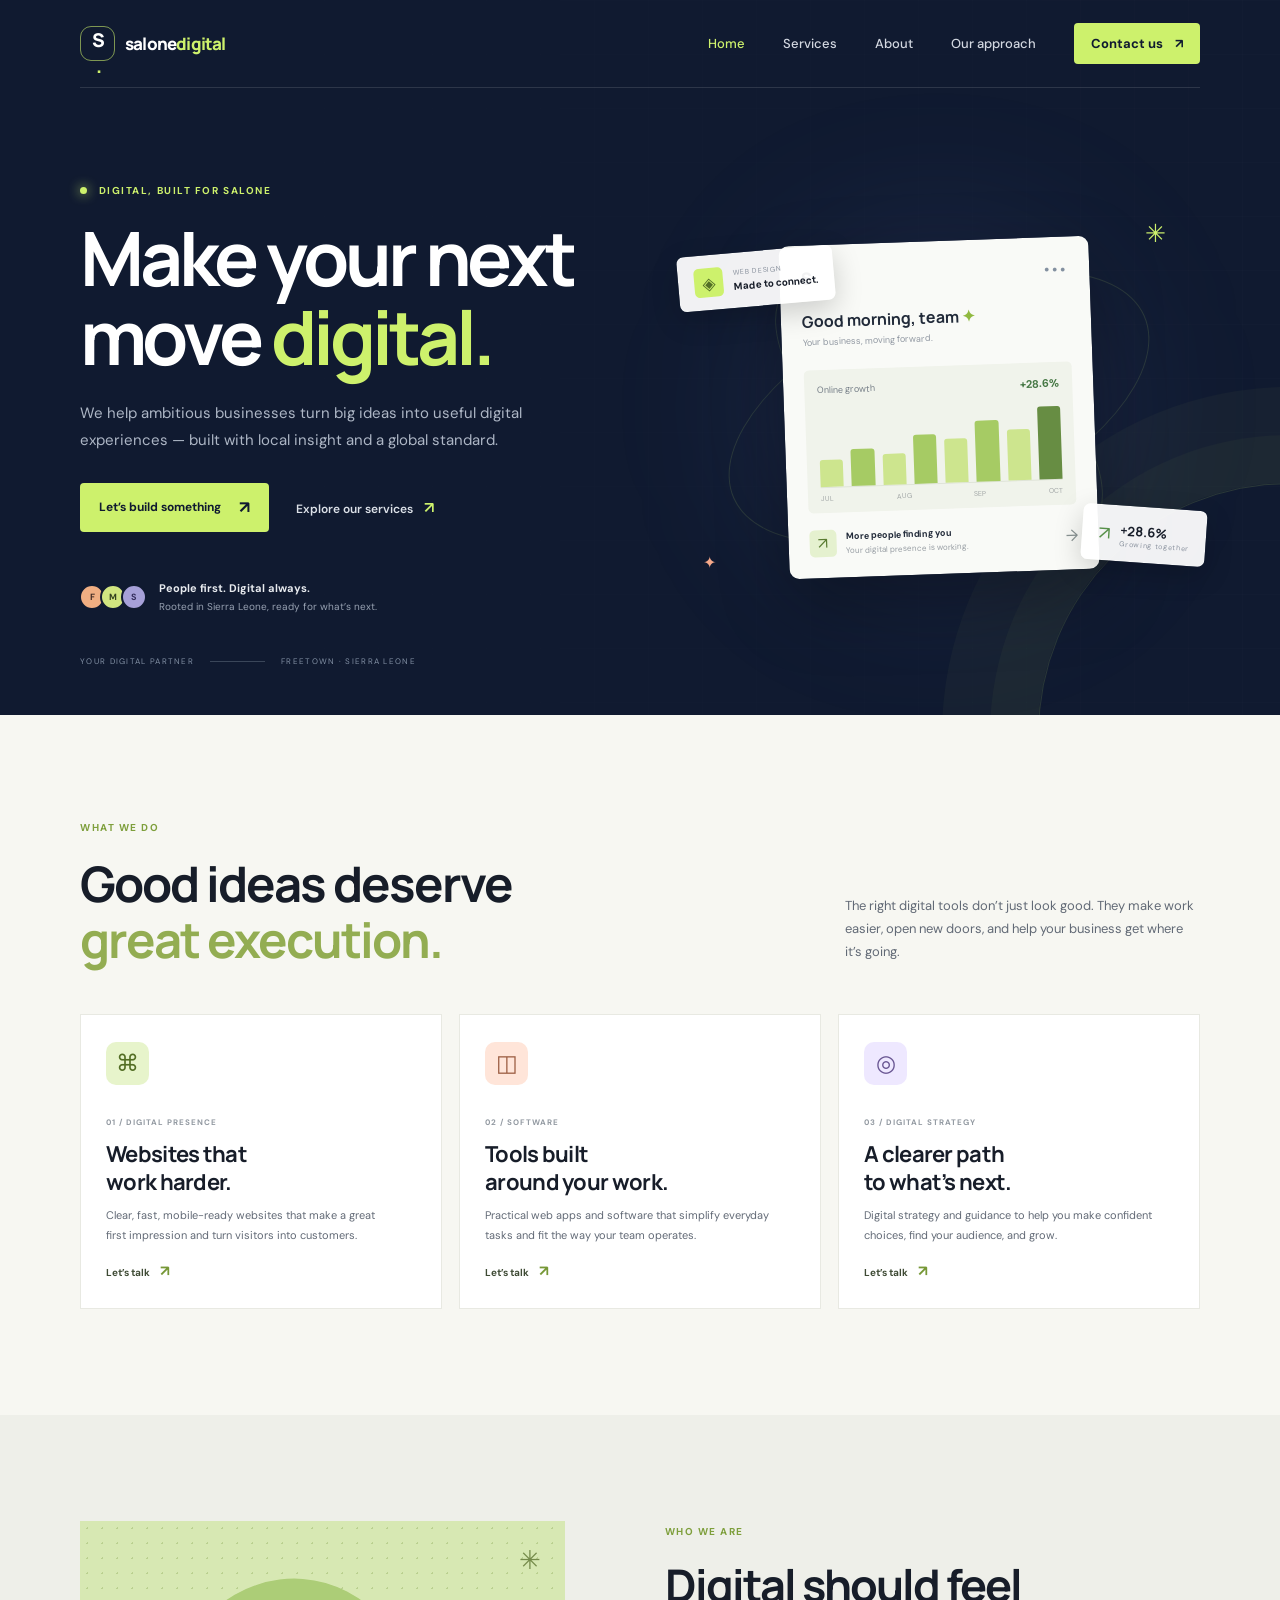
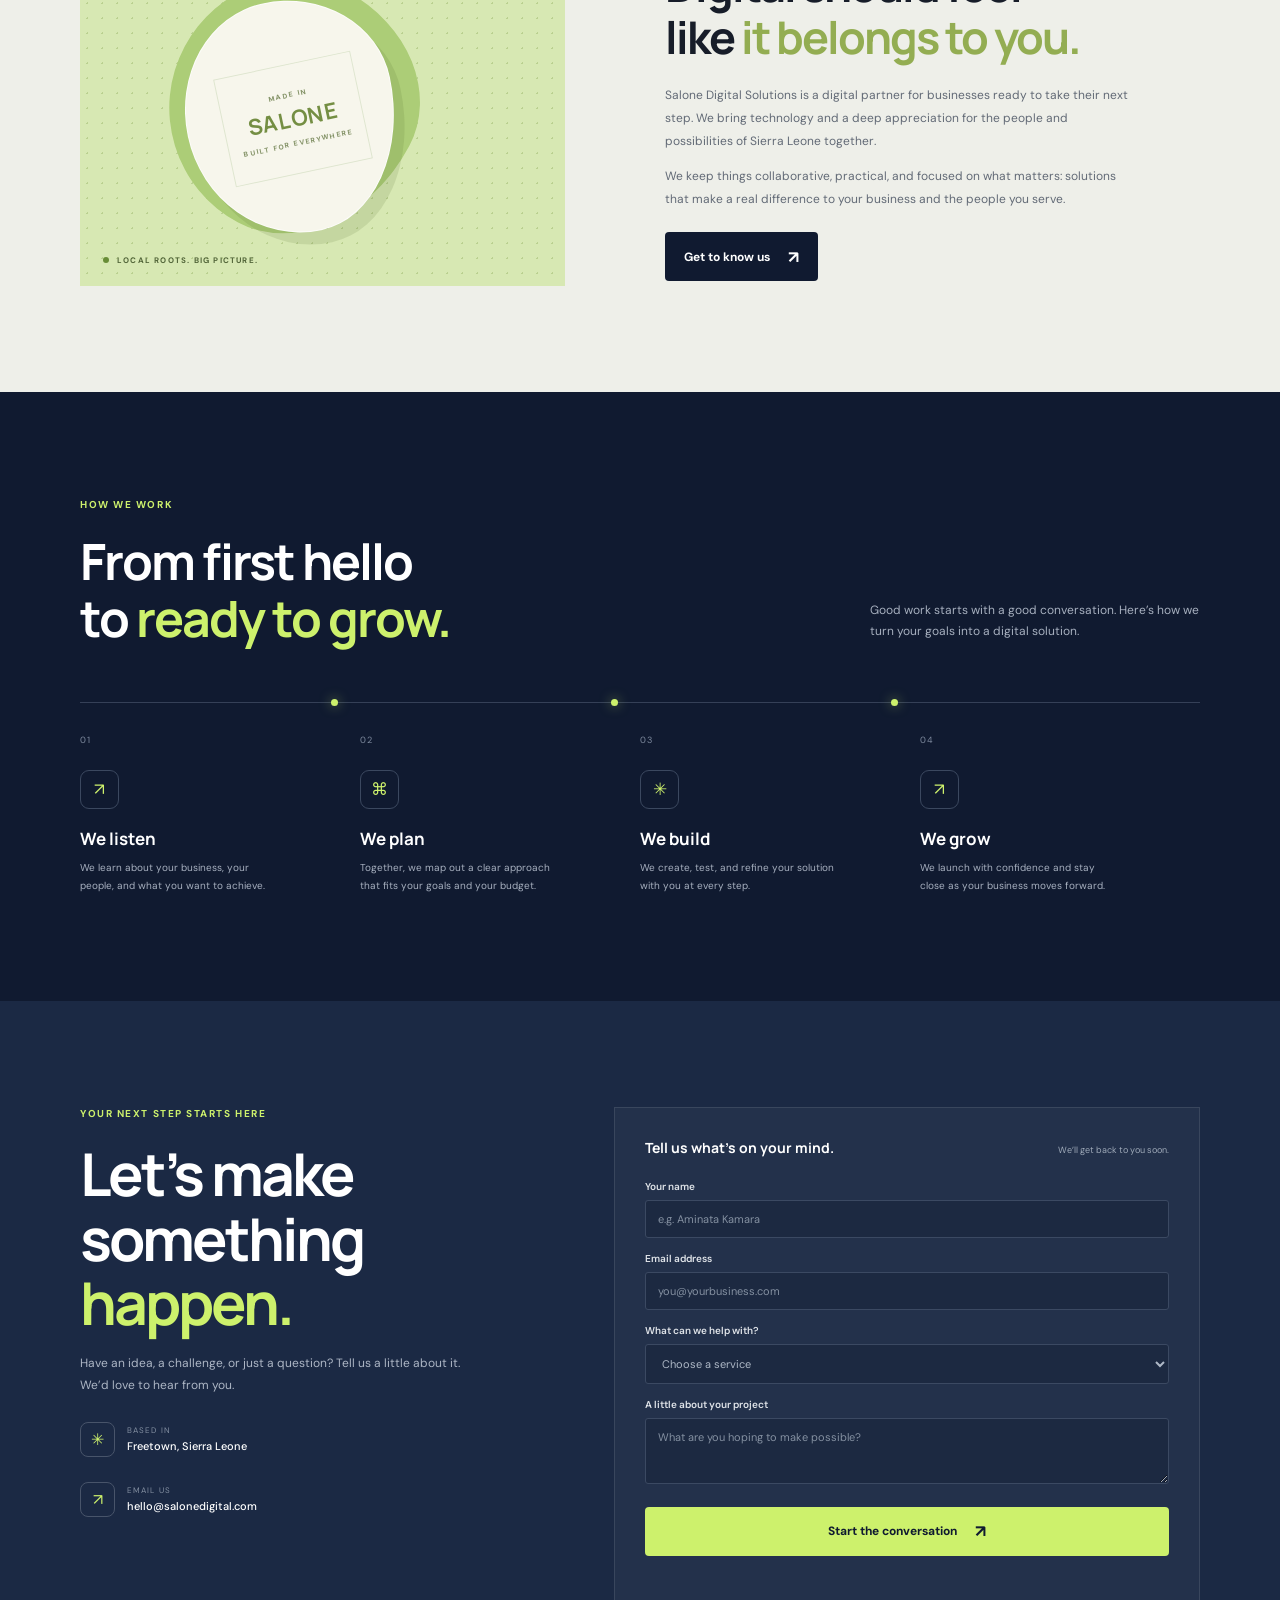
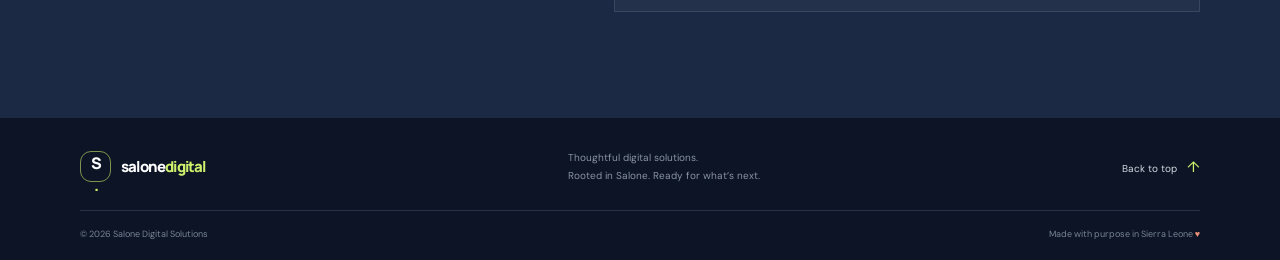
<file: index.html>
<!doctype html>
<html lang="en">
  <head>
    <meta charset="UTF-8" />
    <meta name="viewport" content="width=device-width, initial-scale=1" />
    <meta
      name="description"
      content="Salone Digital Solutions helps ambitious businesses in Sierra Leone grow with thoughtful websites, software, and digital strategy."
    />
    <meta name="theme-color" content="#101a30" />
    <title>Salone Digital Solutions — Make your next move digital</title>
    <link rel="preconnect" href="https://fonts.googleapis.com" />
    <link rel="preconnect" href="https://fonts.gstatic.com" crossorigin />
    <link
      href="https://fonts.googleapis.com/css2?family=DM+Sans:wght@400;500;600;700&family=Manrope:wght@400;500;600;700;800&display=swap"
      rel="stylesheet"
    />
    <link rel="stylesheet" href="styles.css" />
    <script src="script.js" defer></script>
  </head>
  <body>
    <header class="site-header" id="top">
      <nav class="nav container" aria-label="Main navigation">
        <a class="brand" href="index.html#top" aria-label="Salone Digital Solutions home">
          <span class="brand-mark" aria-hidden="true">S<span>.</span></span>
          <span class="brand-name">salone<span>digital</span></span>
        </a>
        <button class="menu-toggle" type="button" aria-expanded="false" aria-controls="nav-links" aria-label="Open menu">
          <span></span><span></span>
        </button>
        <div class="nav-links" id="nav-links">
          <a href="index.html" aria-current="page">Home</a>
          <a href="services.html">Services</a>
          <a href="about.html">About</a>
          <a href="#work">Our approach</a>
          <a class="nav-cta" href="contact.html">Contact us <span aria-hidden="true">↗</span></a>
        </div>
      </nav>
    </header>

    <main>
      <section class="hero">
        <div class="hero-grid container">
          <div class="hero-copy">
            <p class="eyebrow"><span class="eyebrow-dot"></span> DIGITAL, BUILT FOR SALONE</p>
            <h1>Make your next move <span>digital.</span></h1>
            <p class="hero-description">
              We help ambitious businesses turn big ideas into useful digital experiences — built with local insight and a global standard.
            </p>
            <div class="hero-actions">
              <a class="button button-lime" href="contact.html">Let’s build something <span aria-hidden="true">↗</span></a>
              <a class="text-link" href="services.html">Explore our services <span aria-hidden="true">↗</span></a>
            </div>
            <div class="hero-note">
              <div class="avatar-stack" aria-hidden="true"><span>F</span><span>M</span><span>S</span></div>
              <p><strong>People first. Digital always.</strong><br />Rooted in Sierra Leone, ready for what’s next.</p>
            </div>
          </div>
          <div class="hero-art" aria-label="Illustration of connected digital services">
            <div class="orbit orbit-one"></div>
            <div class="orbit orbit-two"></div>
            <div class="hero-glow"></div>
            <div class="dashboard-card">
              <div class="dash-top"><span class="dash-logo">S<span>.</span></span><span class="dash-menu">•••</span></div>
              <div class="dash-welcome">Good morning, team <span>✦</span></div>
              <div class="dash-sub">Your business, moving forward.</div>
              <div class="dash-chart">
                <div class="chart-label"><span>Online growth</span><strong>+28.6%</strong></div>
                <div class="chart-bars" aria-hidden="true">
                  <i style="--h:35%"></i><i style="--h:48%"></i><i style="--h:40%"></i><i style="--h:63%"></i><i style="--h:56%"></i><i style="--h:78%"></i><i style="--h:66%"></i><i style="--h:94%"></i>
                </div>
                <div class="chart-months"><span>JUL</span><span>AUG</span><span>SEP</span><span>OCT</span></div>
              </div>
              <div class="dash-bottom"><span class="dash-icon">↗</span><span><strong>More people finding you</strong><small>Your digital presence is working.</small></span><span class="dash-arrow">→</span></div>
            </div>
            <div class="float-card float-web"><span class="float-icon">◈</span><span><small>WEB DESIGN</small><strong>Made to connect.</strong></span></div>
            <div class="float-card float-growth"><span class="growth-icon">↗</span><span><strong>+28.6%</strong><small>Growing together</small></span></div>
            <div class="hero-sparkle sparkle-one">✳</div>
            <div class="hero-sparkle sparkle-two">✦</div>
          </div>
        </div>
        <div class="hero-bottom container">
          <span>YOUR DIGITAL PARTNER</span>
          <div class="hero-bottom-line"></div>
          <span>FREETOWN · SIERRA LEONE</span>
        </div>
      </section>

      <section class="services section-pad" id="services">
        <div class="container">
          <div class="section-heading">
            <div><p class="eyebrow eyebrow-dark">WHAT WE DO</p><h2>Good ideas deserve<br /><span>great execution.</span></h2></div>
            <p class="section-intro">The right digital tools don’t just look good. They make work easier, open new doors, and help your business get where it’s going.</p>
          </div>
          <div class="service-grid">
            <article class="service-card">
              <div class="service-icon icon-lime">⌘</div><span class="service-number">01 / DIGITAL PRESENCE</span>
              <h3>Websites that<br />work harder.</h3><p>Clear, fast, mobile-ready websites that make a great first impression and turn visitors into customers.</p>
              <a href="contact.html" class="card-link" aria-label="Ask us about websites">Let’s talk <span>↗</span></a>
            </article>
            <article class="service-card">
              <div class="service-icon icon-peach">◫</div><span class="service-number">02 / SOFTWARE</span>
              <h3>Tools built<br />around your work.</h3><p>Practical web apps and software that simplify everyday tasks and fit the way your team operates.</p>
              <a href="contact.html" class="card-link" aria-label="Ask us about software">Let’s talk <span>↗</span></a>
            </article>
            <article class="service-card">
              <div class="service-icon icon-lilac">◎</div><span class="service-number">03 / DIGITAL STRATEGY</span>
              <h3>A clearer path<br />to what’s next.</h3><p>Digital strategy and guidance to help you make confident choices, find your audience, and grow.</p>
              <a href="contact.html" class="card-link" aria-label="Ask us about digital strategy">Let’s talk <span>↗</span></a>
            </article>
          </div>
        </div>
      </section>

      <section class="about section-pad" id="about">
        <div class="container about-grid">
          <div class="about-visual">
            <div class="about-stamp"><span>MADE IN</span><strong>SALONE</strong><span>BUILT FOR EVERYWHERE</span></div>
            <div class="about-shape shape-back"></div><div class="about-shape shape-front"></div>
            <div class="about-caption"><span class="caption-dot"></span> LOCAL ROOTS. BIG PICTURE.</div>
            <span class="about-sun">✳</span>
          </div>
          <div class="about-copy">
            <p class="eyebrow eyebrow-dark">WHO WE ARE</p>
            <h2>Digital should feel<br />like <span>it belongs to you.</span></h2>
            <p>Salone Digital Solutions is a digital partner for businesses ready to take their next step. We bring technology and a deep appreciation for the people and possibilities of Sierra Leone together.</p>
            <p>We keep things collaborative, practical, and focused on what matters: solutions that make a real difference to your business and the people you serve.</p>
            <a class="button button-dark" href="about.html">Get to know us <span aria-hidden="true">↗</span></a>
          </div>
        </div>
      </section>

      <section class="approach section-pad" id="work">
        <div class="container">
          <div class="approach-heading"><div><p class="eyebrow">HOW WE WORK</p><h2>From first hello<br />to <span>ready to grow.</span></h2></div><p>Good work starts with a good conversation. Here’s how we turn your goals into a digital solution.</p></div>
          <div class="steps">
            <article class="step"><span class="step-num">01</span><span class="step-icon">↗</span><h3>We listen</h3><p>We learn about your business, your people, and what you want to achieve.</p></article>
            <article class="step"><span class="step-num">02</span><span class="step-icon">⌘</span><h3>We plan</h3><p>Together, we map out a clear approach that fits your goals and your budget.</p></article>
            <article class="step"><span class="step-num">03</span><span class="step-icon">✳</span><h3>We build</h3><p>We create, test, and refine your solution with you at every step.</p></article>
            <article class="step"><span class="step-num">04</span><span class="step-icon">↗</span><h3>We grow</h3><p>We launch with confidence and stay close as your business moves forward.</p></article>
          </div>
        </div>
      </section>

      <section class="contact section-pad" id="contact">
        <div class="container contact-grid">
          <div class="contact-copy">
            <p class="eyebrow">YOUR NEXT STEP STARTS HERE</p>
            <h2>Let’s make<br />something <span>happen.</span></h2>
            <p>Have an idea, a challenge, or just a question? Tell us a little about it. We’d love to hear from you.</p>
            <div class="contact-detail"><span class="contact-detail-icon">✳</span><span><small>BASED IN</small><strong>Freetown, Sierra Leone</strong></span></div>
            <div class="contact-detail"><span class="contact-detail-icon">↗</span><span><small>EMAIL US</small><a href="mailto:hello@salonedigital.com"><strong>hello@salonedigital.com</strong></a></span></div>
          </div>
          <form class="contact-form" id="contact-form">
            <div class="form-heading"><strong>Tell us what’s on your mind.</strong><span>We’ll get back to you soon.</span></div>
            <label for="name">Your name</label><input id="name" name="name" type="text" placeholder="e.g. Aminata Kamara" autocomplete="name" required />
            <label for="email">Email address</label><input id="email" name="email" type="email" placeholder="you@yourbusiness.com" autocomplete="email" required />
            <label for="service">What can we help with?</label>
            <select id="service" name="service" required>
              <option value="" disabled selected>Choose a service</option>
              <option>Website design &amp; development</option><option>Custom software</option><option>Digital strategy</option><option>Something else</option>
            </select>
            <label for="message">A little about your project</label><textarea id="message" name="message" rows="3" placeholder="What are you hoping to make possible?" required></textarea>
            <button class="button button-lime form-submit" type="submit">Start the conversation <span aria-hidden="true">↗</span></button>
            <p class="form-status" id="form-status" role="status" aria-live="polite"></p>
          </form>
        </div>
      </section>
    </main>

    <footer class="footer">
      <div class="container footer-main">
        <a class="brand footer-brand" href="index.html#top"><span class="brand-mark">S<span>.</span></span><span class="brand-name">salone<span>digital</span></span></a>
        <p>Thoughtful digital solutions.<br />Rooted in Salone. Ready for what’s next.</p>
        <a class="footer-top" href="index.html#top">Back to top <span>↑</span></a>
      </div>
      <div class="container footer-bottom"><span>© <span id="year"></span> Salone Digital Solutions</span><span>Made with purpose in Sierra Leone <span class="footer-heart">♥</span></span></div>
    </footer>
  </body>
</html>
</file>
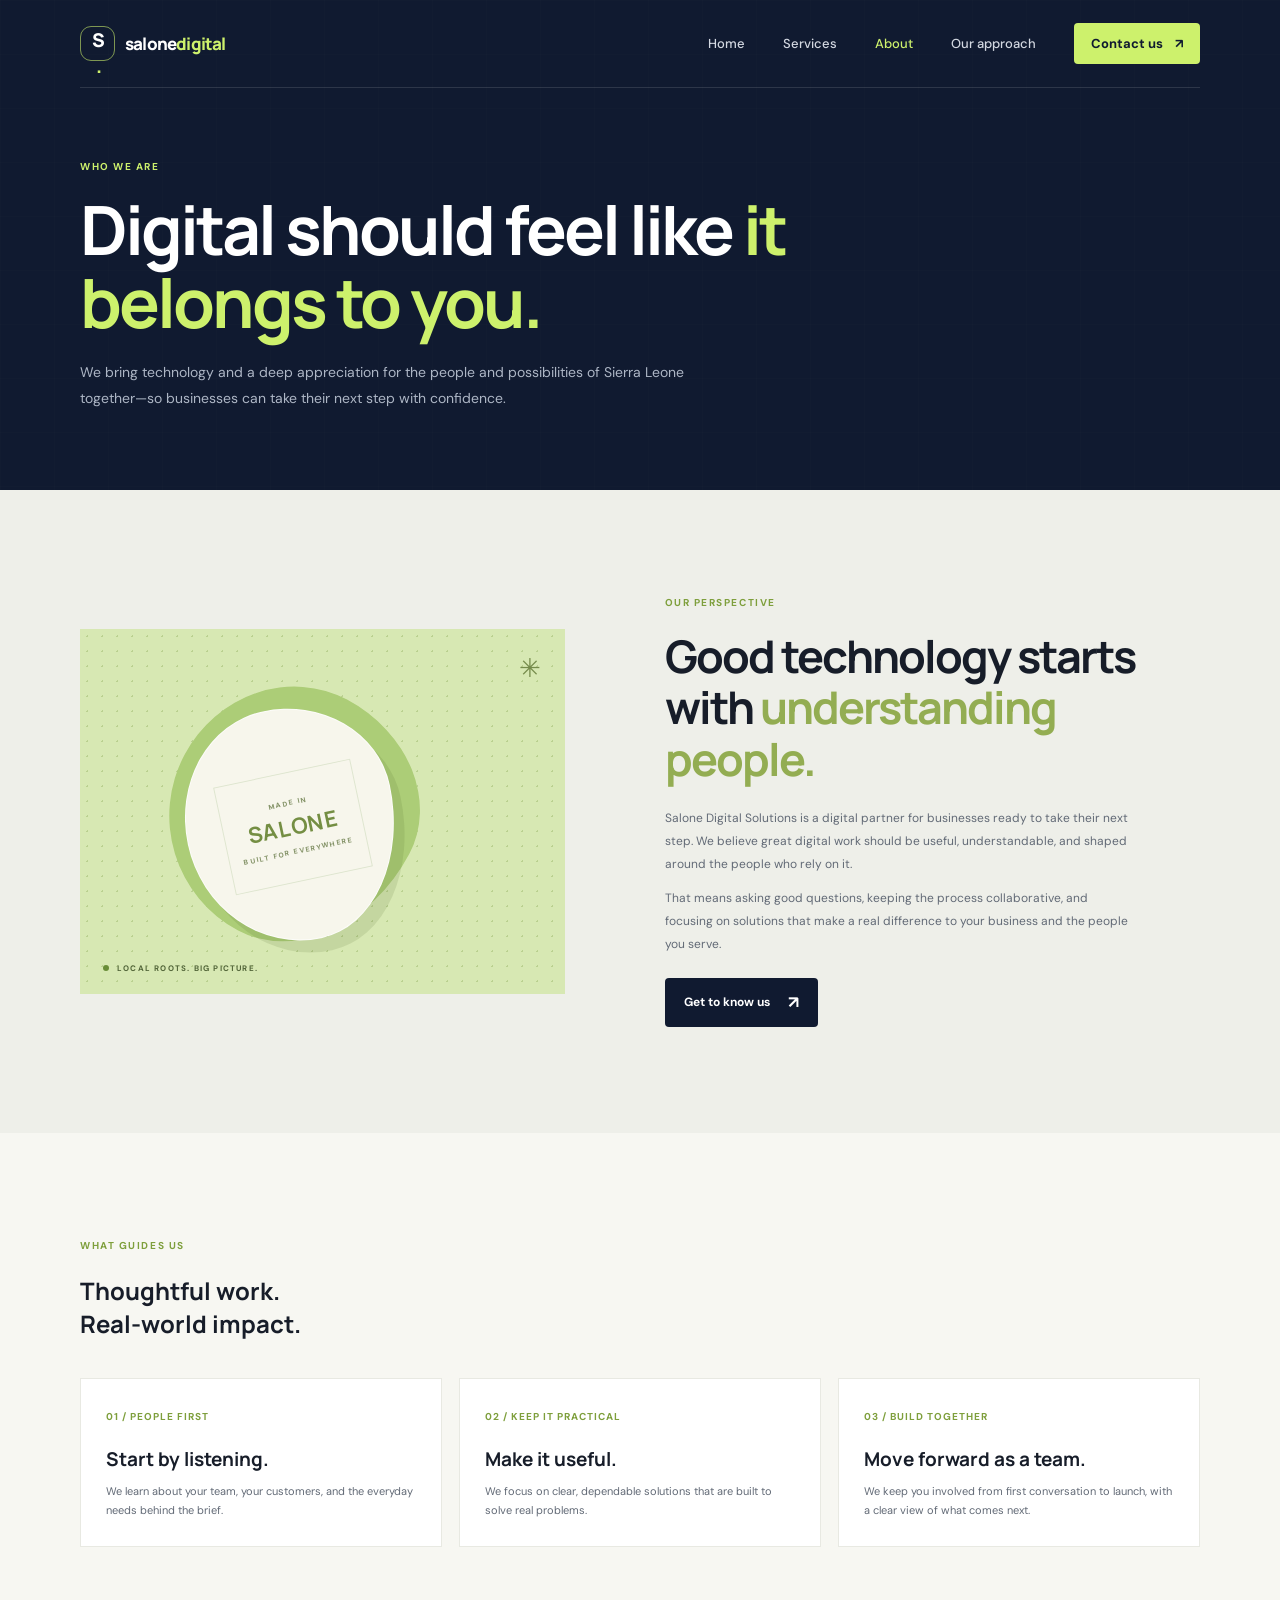
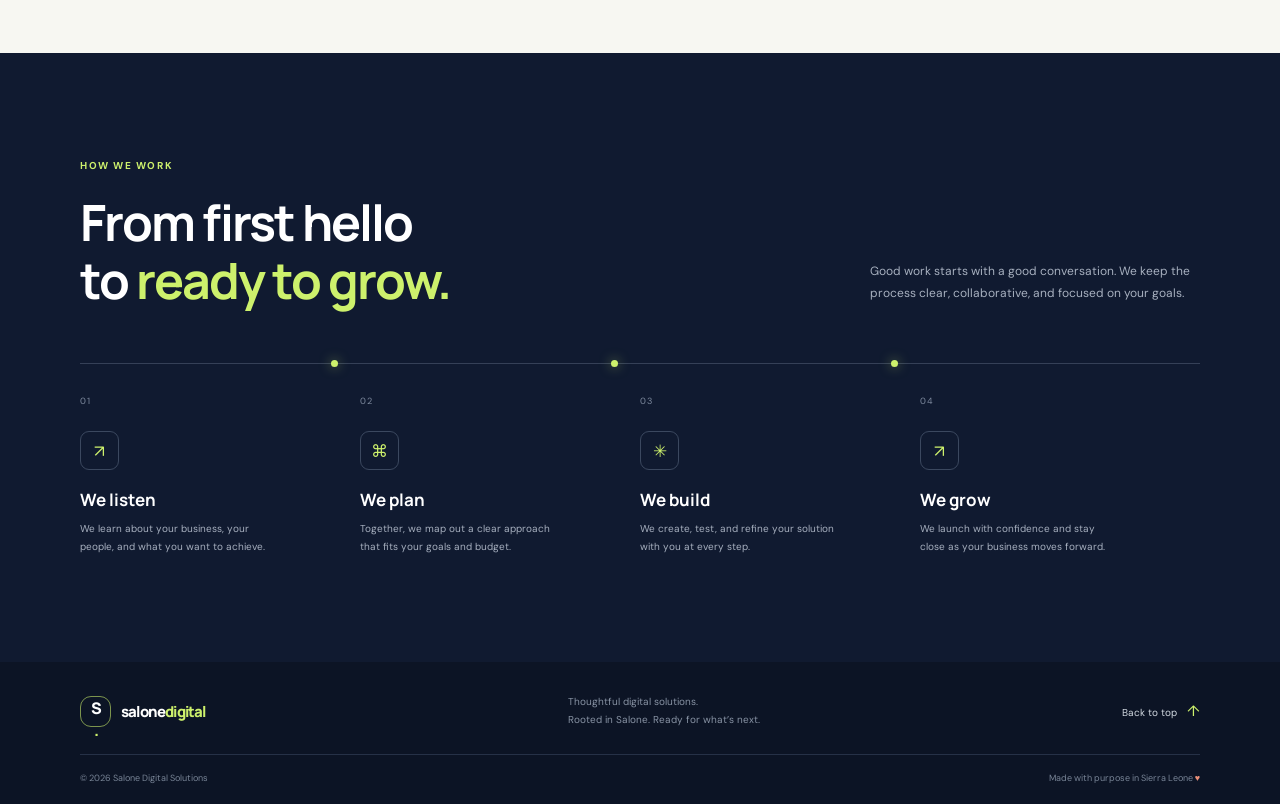
<file: about.html>
<!doctype html>
<html lang="en">
  <head>
    <meta charset="UTF-8" />
    <meta name="viewport" content="width=device-width, initial-scale=1" />
    <meta name="description" content="Learn about Salone Digital Solutions, a digital partner for ambitious businesses in Sierra Leone." />
    <meta name="theme-color" content="#101a30" />
    <title>About — Salone Digital Solutions</title>
    <link rel="preconnect" href="https://fonts.googleapis.com" />
    <link rel="preconnect" href="https://fonts.gstatic.com" crossorigin />
    <link href="https://fonts.googleapis.com/css2?family=DM+Sans:wght@400;500;600;700&family=Manrope:wght@400;500;600;700;800&display=swap" rel="stylesheet" />
    <link rel="stylesheet" href="styles.css" />
    <script src="script.js" defer></script>
  </head>
  <body>
    <header class="site-header" id="top">
      <nav class="nav container" aria-label="Main navigation">
        <a class="brand" href="index.html#top" aria-label="Salone Digital Solutions home">
          <span class="brand-mark" aria-hidden="true">S<span>.</span></span><span class="brand-name">salone<span>digital</span></span>
        </a>
        <button class="menu-toggle" type="button" aria-expanded="false" aria-controls="nav-links" aria-label="Open menu"><span></span><span></span></button>
        <div class="nav-links" id="nav-links">
          <a href="index.html">Home</a><a href="services.html">Services</a><a href="about.html" aria-current="page">About</a><a href="index.html#work">Our approach</a><a class="nav-cta" href="contact.html">Contact us <span aria-hidden="true">↗</span></a>
        </div>
      </nav>
    </header>
    <main>
      <section class="page-hero">
        <div class="container">
          <p class="eyebrow">WHO WE ARE</p>
          <h1>Digital should feel like <span>it belongs to you.</span></h1>
          <p class="page-hero-description">We bring technology and a deep appreciation for the people and possibilities of Sierra Leone together—so businesses can take their next step with confidence.</p>
        </div>
      </section>
      <section class="about section-pad">
        <div class="container about-grid">
          <div class="about-visual" role="img" aria-label="Salone, made in Sierra Leone and built for everywhere">
            <div class="about-stamp"><span>MADE IN</span><strong>SALONE</strong><span>BUILT FOR EVERYWHERE</span></div>
            <div class="about-shape shape-back"></div><div class="about-shape shape-front"></div>
            <div class="about-caption"><span class="caption-dot"></span> LOCAL ROOTS. BIG PICTURE.</div>
            <span class="about-sun" aria-hidden="true">✳</span>
          </div>
          <div class="about-copy">
            <p class="eyebrow eyebrow-dark">OUR PERSPECTIVE</p>
            <h2>Good technology starts with <span>understanding people.</span></h2>
            <p>Salone Digital Solutions is a digital partner for businesses ready to take their next step. We believe great digital work should be useful, understandable, and shaped around the people who rely on it.</p>
            <p>That means asking good questions, keeping the process collaborative, and focusing on solutions that make a real difference to your business and the people you serve.</p>
            <a class="button button-dark" href="contact.html">Get to know us <span aria-hidden="true">↗</span></a>
          </div>
        </div>
      </section>
      <section class="section-pad value-section">
        <div class="container">
          <p class="eyebrow eyebrow-dark">WHAT GUIDES US</p>
          <h2>Thoughtful work.<br /><span>Real-world impact.</span></h2>
          <div class="value-grid">
            <article class="value-card"><span>01 / PEOPLE FIRST</span><h3>Start by listening.</h3><p>We learn about your team, your customers, and the everyday needs behind the brief.</p></article>
            <article class="value-card"><span>02 / KEEP IT PRACTICAL</span><h3>Make it useful.</h3><p>We focus on clear, dependable solutions that are built to solve real problems.</p></article>
            <article class="value-card"><span>03 / BUILD TOGETHER</span><h3>Move forward as a team.</h3><p>We keep you involved from first conversation to launch, with a clear view of what comes next.</p></article>
          </div>
        </div>
      </section>
      <section class="approach section-pad">
        <div class="container">
          <div class="approach-heading"><div><p class="eyebrow">HOW WE WORK</p><h2>From first hello<br />to <span>ready to grow.</span></h2></div><p>Good work starts with a good conversation. We keep the process clear, collaborative, and focused on your goals.</p></div>
          <div class="steps">
            <article class="step"><span class="step-num">01</span><span class="step-icon">↗</span><h3>We listen</h3><p>We learn about your business, your people, and what you want to achieve.</p></article>
            <article class="step"><span class="step-num">02</span><span class="step-icon">⌘</span><h3>We plan</h3><p>Together, we map out a clear approach that fits your goals and budget.</p></article>
            <article class="step"><span class="step-num">03</span><span class="step-icon">✳</span><h3>We build</h3><p>We create, test, and refine your solution with you at every step.</p></article>
            <article class="step"><span class="step-num">04</span><span class="step-icon">↗</span><h3>We grow</h3><p>We launch with confidence and stay close as your business moves forward.</p></article>
          </div>
        </div>
      </section>
    </main>
    <footer class="footer">
      <div class="container footer-main">
        <a class="brand footer-brand" href="index.html#top"><span class="brand-mark">S<span>.</span></span><span class="brand-name">salone<span>digital</span></span></a>
        <p>Thoughtful digital solutions.<br />Rooted in Salone. Ready for what’s next.</p>
        <a class="footer-top" href="#top">Back to top <span>↑</span></a>
      </div>
      <div class="container footer-bottom"><span>© <span id="year"></span> Salone Digital Solutions</span><span>Made with purpose in Sierra Leone <span class="footer-heart">♥</span></span></div>
    </footer>
  </body>
</html>
</file>
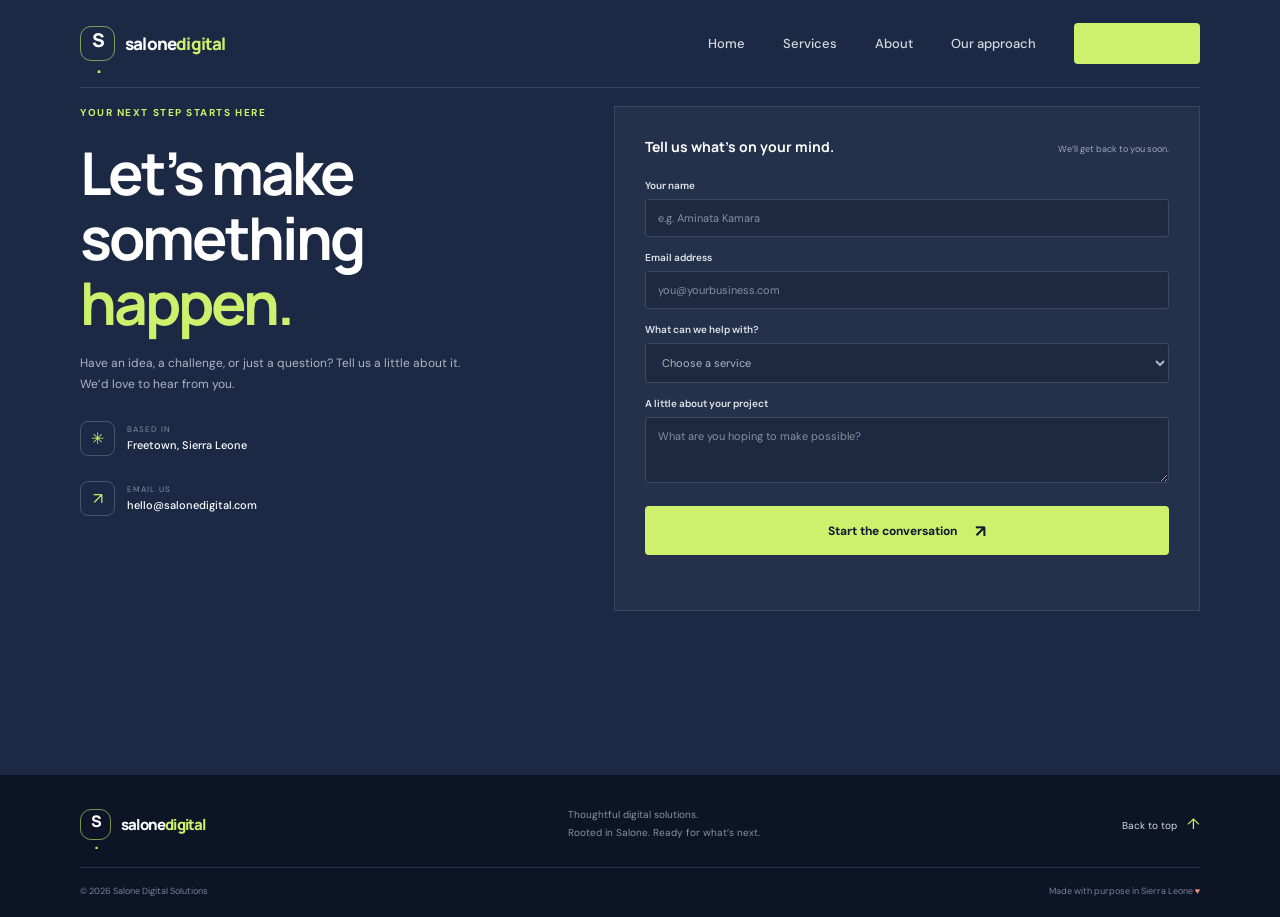
<file: contact.html>
<!doctype html>
<html lang="en">
  <head>
    <meta charset="UTF-8" />
    <meta name="viewport" content="width=device-width, initial-scale=1" />
    <meta name="description" content="Contact Salone Digital Solutions to talk about a website, custom software, or digital strategy project." />
    <meta name="theme-color" content="#101a30" />
    <title>Contact — Salone Digital Solutions</title>
    <link rel="preconnect" href="https://fonts.googleapis.com" />
    <link rel="preconnect" href="https://fonts.gstatic.com" crossorigin />
    <link href="https://fonts.googleapis.com/css2?family=DM+Sans:wght@400;500;600;700&family=Manrope:wght@400;500;600;700;800&display=swap" rel="stylesheet" />
    <link rel="stylesheet" href="styles.css" />
    <script src="script.js" defer></script>
  </head>
  <body>
    <header class="site-header" id="top">
      <nav class="nav container" aria-label="Main navigation">
        <a class="brand" href="index.html#top" aria-label="Salone Digital Solutions home">
          <span class="brand-mark" aria-hidden="true">S<span>.</span></span><span class="brand-name">salone<span>digital</span></span>
        </a>
        <button class="menu-toggle" type="button" aria-expanded="false" aria-controls="nav-links" aria-label="Open menu"><span></span><span></span></button>
        <div class="nav-links" id="nav-links">
          <a href="index.html">Home</a><a href="services.html">Services</a><a href="about.html">About</a><a href="index.html#work">Our approach</a><a class="nav-cta" href="contact.html" aria-current="page">Contact us <span aria-hidden="true">↗</span></a>
        </div>
      </nav>
    </header>
    <main>
      <section class="contact contact-page section-pad">
        <div class="container contact-grid">
          <div class="contact-copy">
            <p class="eyebrow">YOUR NEXT STEP STARTS HERE</p>
            <h1>Let’s make<br />something <span>happen.</span></h1>
            <p>Have an idea, a challenge, or just a question? Tell us a little about it. We’d love to hear from you.</p>
            <div class="contact-detail"><span class="contact-detail-icon" aria-hidden="true">✳</span><span><small>BASED IN</small><strong>Freetown, Sierra Leone</strong></span></div>
            <div class="contact-detail"><span class="contact-detail-icon" aria-hidden="true">↗</span><span><small>EMAIL US</small><a href="mailto:hello@salonedigital.com"><strong>hello@salonedigital.com</strong></a></span></div>
          </div>
          <form class="contact-form" id="contact-form">
            <div class="form-heading"><strong>Tell us what’s on your mind.</strong><span>We’ll get back to you soon.</span></div>
            <label for="name">Your name</label><input id="name" name="name" type="text" placeholder="e.g. Aminata Kamara" autocomplete="name" required />
            <label for="email">Email address</label><input id="email" name="email" type="email" placeholder="you@yourbusiness.com" autocomplete="email" required />
            <label for="service">What can we help with?</label>
            <select id="service" name="service" required>
              <option value="" disabled selected>Choose a service</option>
              <option>Website design &amp; development</option><option>Custom software</option><option>Digital strategy</option><option>Something else</option>
            </select>
            <label for="message">A little about your project</label><textarea id="message" name="message" rows="3" placeholder="What are you hoping to make possible?" required></textarea>
            <button class="button button-lime form-submit" type="submit">Start the conversation <span aria-hidden="true">↗</span></button>
            <p class="form-status" id="form-status" role="status" aria-live="polite"></p>
          </form>
        </div>
      </section>
    </main>
    <footer class="footer">
      <div class="container footer-main">
        <a class="brand footer-brand" href="index.html#top"><span class="brand-mark">S<span>.</span></span><span class="brand-name">salone<span>digital</span></span></a>
        <p>Thoughtful digital solutions.<br />Rooted in Salone. Ready for what’s next.</p>
        <a class="footer-top" href="#top">Back to top <span>↑</span></a>
      </div>
      <div class="container footer-bottom"><span>© <span id="year"></span> Salone Digital Solutions</span><span>Made with purpose in Sierra Leone <span class="footer-heart">♥</span></span></div>
    </footer>
  </body>
</html>
</file>
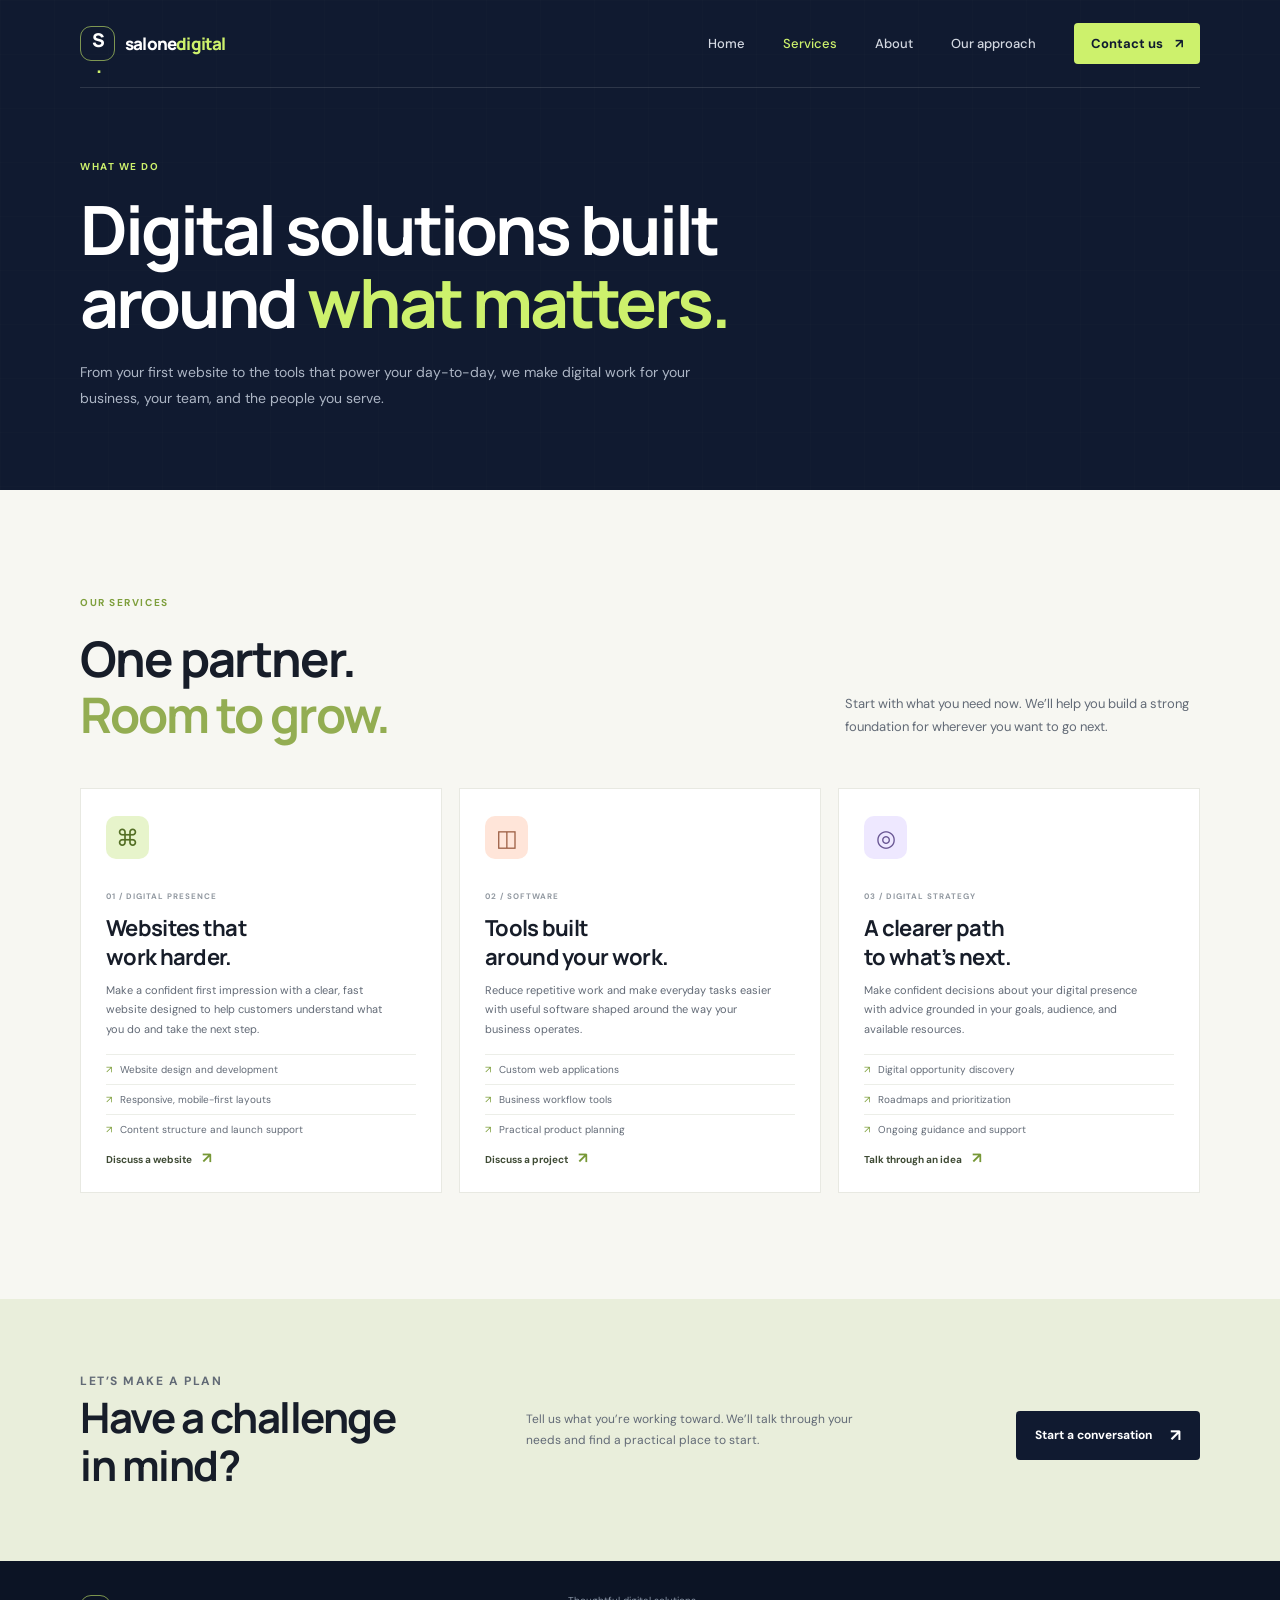
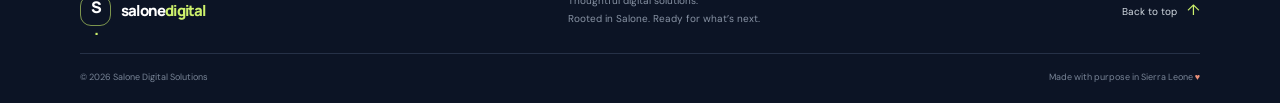
<file: services.html>
<!doctype html>
<html lang="en">
  <head>
    <meta charset="UTF-8" />
    <meta name="viewport" content="width=device-width, initial-scale=1" />
    <meta name="description" content="Explore website design, custom software, and digital strategy from Salone Digital Solutions in Sierra Leone." />
    <meta name="theme-color" content="#101a30" />
    <title>Services — Salone Digital Solutions</title>
    <link rel="preconnect" href="https://fonts.googleapis.com" />
    <link rel="preconnect" href="https://fonts.gstatic.com" crossorigin />
    <link href="https://fonts.googleapis.com/css2?family=DM+Sans:wght@400;500;600;700&family=Manrope:wght@400;500;600;700;800&display=swap" rel="stylesheet" />
    <link rel="stylesheet" href="styles.css" />
    <script src="script.js" defer></script>
  </head>
  <body>
    <header class="site-header" id="top">
      <nav class="nav container" aria-label="Main navigation">
        <a class="brand" href="index.html#top" aria-label="Salone Digital Solutions home">
          <span class="brand-mark" aria-hidden="true">S<span>.</span></span><span class="brand-name">salone<span>digital</span></span>
        </a>
        <button class="menu-toggle" type="button" aria-expanded="false" aria-controls="nav-links" aria-label="Open menu"><span></span><span></span></button>
        <div class="nav-links" id="nav-links">
          <a href="index.html">Home</a><a href="services.html" aria-current="page">Services</a><a href="about.html">About</a><a href="index.html#work">Our approach</a><a class="nav-cta" href="contact.html">Contact us <span aria-hidden="true">↗</span></a>
        </div>
      </nav>
    </header>
    <main>
      <section class="page-hero">
        <div class="container">
          <p class="eyebrow">WHAT WE DO</p>
          <h1>Digital solutions built around <span>what matters.</span></h1>
          <p class="page-hero-description">From your first website to the tools that power your day-to-day, we make digital work for your business, your team, and the people you serve.</p>
        </div>
      </section>
      <section class="section-pad services">
        <div class="container">
          <div class="section-heading">
            <div><p class="eyebrow eyebrow-dark">OUR SERVICES</p><h2>One partner.<br /><span>Room to grow.</span></h2></div>
            <p class="section-intro">Start with what you need now. We’ll help you build a strong foundation for wherever you want to go next.</p>
          </div>
          <div class="service-grid">
            <article class="service-card service-detail-card">
              <div class="service-icon icon-lime" aria-hidden="true">⌘</div><span class="service-number">01 / DIGITAL PRESENCE</span>
              <h3>Websites that<br />work harder.</h3>
              <p>Make a confident first impression with a clear, fast website designed to help customers understand what you do and take the next step.</p>
              <ul class="service-list"><li>Website design and development</li><li>Responsive, mobile-first layouts</li><li>Content structure and launch support</li></ul>
              <a href="contact.html" class="card-link">Discuss a website <span>↗</span></a>
            </article>
            <article class="service-card service-detail-card">
              <div class="service-icon icon-peach" aria-hidden="true">◫</div><span class="service-number">02 / SOFTWARE</span>
              <h3>Tools built<br />around your work.</h3>
              <p>Reduce repetitive work and make everyday tasks easier with useful software shaped around the way your business operates.</p>
              <ul class="service-list"><li>Custom web applications</li><li>Business workflow tools</li><li>Practical product planning</li></ul>
              <a href="contact.html" class="card-link">Discuss a project <span>↗</span></a>
            </article>
            <article class="service-card service-detail-card">
              <div class="service-icon icon-lilac" aria-hidden="true">◎</div><span class="service-number">03 / DIGITAL STRATEGY</span>
              <h3>A clearer path<br />to what’s next.</h3>
              <p>Make confident decisions about your digital presence with advice grounded in your goals, audience, and available resources.</p>
              <ul class="service-list"><li>Digital opportunity discovery</li><li>Roadmaps and prioritization</li><li>Ongoing guidance and support</li></ul>
              <a href="contact.html" class="card-link">Talk through an idea <span>↗</span></a>
            </article>
          </div>
        </div>
      </section>
      <section class="page-cta">
        <div class="container page-cta-inner">
          <div><p class="eyebrow eyebrow-dark">LET’S MAKE A PLAN</p><h2>Have a challenge<br />in mind?</h2></div>
          <p>Tell us what you’re working toward. We’ll talk through your needs and find a practical place to start.</p>
          <a class="button button-dark" href="contact.html">Start a conversation <span aria-hidden="true">↗</span></a>
        </div>
      </section>
    </main>
    <footer class="footer">
      <div class="container footer-main">
        <a class="brand footer-brand" href="index.html#top"><span class="brand-mark">S<span>.</span></span><span class="brand-name">salone<span>digital</span></span></a>
        <p>Thoughtful digital solutions.<br />Rooted in Salone. Ready for what’s next.</p>
        <a class="footer-top" href="#top">Back to top <span>↑</span></a>
      </div>
      <div class="container footer-bottom"><span>© <span id="year"></span> Salone Digital Solutions</span><span>Made with purpose in Sierra Leone <span class="footer-heart">♥</span></span></div>
    </footer>
  </body>
</html>
</file>
<file: styles.css>
:root {
  color-scheme: light;
  --navy: #101a30;
  --navy-soft: #17233c;
  --lime: #cdf16c;
  --cream: #f7f7f2;
  --muted: #a7afbe;
  --ink: #171d29;
  --body: #626a76;
}

* { box-sizing: border-box; }
html { scroll-behavior: smooth; scroll-padding-top: 85px; }
body { margin: 0; font-family: "DM Sans", sans-serif; color: var(--ink); background: var(--cream); -webkit-font-smoothing: antialiased; }
a { color: inherit; text-decoration: none; }
button, input, select, textarea { font: inherit; }
.container { width: min(1120px, calc(100% - 48px)); margin-inline: auto; }

.site-header { position: absolute; inset: 0 0 auto; z-index: 5; color: white; }
.nav { height: 88px; display: flex; align-items: center; justify-content: space-between; border-bottom: 1px solid rgb(255 255 255 / 12%); }
.brand { display: inline-flex; align-items: center; gap: 10px; }
.brand-mark { display: grid; place-items: center; width: 35px; height: 35px; border: 1px solid rgb(205 241 108 / 58%); border-radius: 11px; font-family: Manrope, sans-serif; font-size: 19px; font-weight: 800; letter-spacing: -2px; }
.brand-mark > span, .dash-logo > span { color: var(--lime); }
.brand-name { font-family: Manrope, sans-serif; font-size: 17px; font-weight: 800; letter-spacing: -.8px; }
.brand-name > span { color: var(--lime); }
.nav-links { display: flex; align-items: center; gap: 38px; font-size: 13px; font-weight: 500; color: #d3d8e1; }
.nav-links > a:not(.nav-cta):hover { color: var(--lime); }
.nav-links > a[aria-current="page"] { color: var(--lime); }
.nav-cta { color: var(--navy); background: var(--lime); border-radius: 4px; padding: 12px 17px; font-weight: 700; }
.nav-cta span { padding-left: 9px; }
.menu-toggle { display: none; }

.hero { position: relative; overflow: hidden; min-height: 715px; padding: 162px 0 25px; color: white; background: var(--navy); }
.hero::before { position: absolute; inset: 0; content: ""; opacity: .3; background-image: linear-gradient(rgb(255 255 255 / 3%) 1px, transparent 1px), linear-gradient(90deg, rgb(255 255 255 / 3%) 1px, transparent 1px); background-size: 54px 54px; mask-image: linear-gradient(to right, transparent, black); }
.hero::after { position: absolute; width: 500px; height: 500px; right: -260px; bottom: -270px; content: ""; border: 1px solid rgb(205 241 108 / 14%); border-radius: 50%; box-shadow: 0 0 0 48px rgb(205 241 108 / 3%), 0 0 0 96px rgb(205 241 108 / 3%); }
.hero-grid { position: relative; z-index: 1; display: grid; grid-template-columns: 1.03fr .97fr; align-items: center; gap: 44px; min-height: 490px; }
.hero-copy { padding: 12px 0 27px; }
.eyebrow { margin: 0 0 22px; color: var(--lime); font-size: 10px; font-weight: 700; letter-spacing: 1.55px; }
.eyebrow-dot { display: inline-block; width: 7px; height: 7px; margin-right: 8px; background: var(--lime); border-radius: 50%; box-shadow: 0 0 12px var(--lime); }
h1, h2, h3, p { margin-top: 0; }
h1, h2, h3 { font-family: Manrope, sans-serif; }
.hero h1 { max-width: 610px; margin-bottom: 23px; font-size: clamp(48px, 6.1vw, 75px); line-height: 1.05; letter-spacing: -4px; font-weight: 700; }
.hero h1 span, .approach h2 span, .contact h2 span { color: var(--lime); }
.hero-description { max-width: 445px; margin-bottom: 29px; color: #adb6c5; font-size: 15px; line-height: 1.8; }
.hero-actions { display: flex; align-items: center; gap: 27px; }
.button { display: inline-flex; align-items: center; justify-content: center; gap: 18px; min-height: 49px; padding: 0 19px; border: 0; border-radius: 4px; font-size: 12px; font-weight: 700; cursor: pointer; transition: transform .2s, background .2s; }
.button:hover { transform: translateY(-2px); }
.button-lime { color: var(--navy); background: var(--lime); }
.button-lime:hover { background: #d8f78c; }
.button span { font-size: 17px; }
.text-link { color: #dce1e8; font-size: 12px; font-weight: 600; }
.text-link span { padding-left: 8px; color: var(--lime); font-size: 16px; }
.hero-note { display: flex; align-items: center; gap: 12px; margin-top: 47px; }
.hero-note p { margin: 0; color: #97a1b1; font-size: 10px; line-height: 1.7; }
.hero-note strong { color: #e8ebef; font-size: 11px; }
.avatar-stack { display: flex; padding-left: 4px; }
.avatar-stack span { display: grid; place-items: center; width: 26px; height: 26px; margin-left: -5px; border: 2px solid var(--navy); border-radius: 50%; background: #f0ae82; color: #412c25; font-size: 9px; font-weight: 700; }
.avatar-stack span:nth-child(2) { background: #d1e580; color: #344020; }
.avatar-stack span:nth-child(3) { background: #a6a0d8; color: #332c5b; }
.hero-art { position: relative; display: grid; place-items: center; min-height: 450px; }
.hero-glow { position: absolute; width: 330px; height: 330px; background: rgb(113 145 236 / 15%); filter: blur(80px); border-radius: 50%; }
.orbit { position: absolute; border: 1px solid rgb(205 241 108 / 13%); border-radius: 50%; transform: rotate(-24deg); }
.orbit-one { width: 450px; height: 220px; }
.orbit-two { width: 390px; height: 185px; transform: rotate(38deg); }
.dashboard-card { position: relative; z-index: 1; width: 310px; padding: 20px; border: 1px solid rgb(255 255 255 / 12%); border-radius: 10px; background: #f9faf7; color: #222b3a; box-shadow: 0 26px 70px rgb(0 0 0 / 32%); transform: rotate(-2deg); }
.dash-top { display: flex; justify-content: space-between; align-items: center; margin-bottom: 21px; }
.dash-logo { font-family: Manrope, sans-serif; font-weight: 800; font-size: 17px; }
.dash-menu { color: #8390a0; letter-spacing: 2px; }
.dash-welcome { font-family: Manrope, sans-serif; font-size: 16px; font-weight: 700; }
.dash-welcome > span { color: #90b940; }
.dash-sub { margin-top: 4px; color: #9198a2; font-size: 9px; }
.dash-chart { margin-top: 22px; padding: 14px 13px 10px; background: #f0f3eb; border-radius: 5px; }
.chart-label { display: flex; justify-content: space-between; color: #757e87; font-size: 9px; }
.chart-label strong { color: #457744; font-size: 11px; }
.chart-bars { display: flex; height: 90px; align-items: end; gap: 8px; padding-top: 11px; border-bottom: 1px solid #dfe4d8; }
.chart-bars i { flex: 1; height: var(--h); border-radius: 3px 3px 0 0; background: #cde58e; }
.chart-bars i:nth-child(2n) { background: #a6cb64; }
.chart-bars i:last-child { background: #678d43; }
.chart-months { display: flex; justify-content: space-between; margin-top: 6px; color: #a3a8a8; font-size: 7px; }
.dash-bottom { display: flex; align-items: center; gap: 9px; margin-top: 17px; }
.dash-icon { display: grid; place-items: center; width: 27px; height: 27px; border-radius: 5px; color: #597b30; background: #e5f1cf; }
.dash-bottom strong, .dash-bottom small { display: block; }
.dash-bottom strong { font-size: 9px; }
.dash-bottom small { margin-top: 3px; color: #979da3; font-size: 8px; }
.dash-arrow { margin-left: auto; color: #899393; }
.float-card { position: absolute; z-index: 2; display: flex; align-items: center; gap: 10px; padding: 12px 15px; border: 1px solid rgb(255 255 255 / 30%); border-radius: 7px; background: rgb(255 255 255 / 94%); color: var(--ink); box-shadow: 0 9px 28px rgb(0 0 0 / 18%); }
.float-card small, .float-card strong { display: block; }
.float-card small { color: #89919d; font-size: 7px; letter-spacing: .7px; }
.float-card strong { margin-top: 3px; font-size: 10px; }
.float-icon { display: grid; place-items: center; width: 29px; height: 29px; border-radius: 5px; color: #536f27; background: var(--lime); font-size: 17px; }
.float-web { top: 69px; left: 0; transform: rotate(-5deg); }
.float-growth { right: -6px; bottom: 69px; transform: rotate(4deg); }
.growth-icon { color: #579049; font-size: 19px; }
.float-growth strong { font-family: Manrope, sans-serif; font-size: 13px; }
.hero-sparkle { position: absolute; color: var(--lime); }
.sparkle-one { top: 35px; right: 34px; font-size: 25px; }
.sparkle-two { left: 25px; bottom: 59px; color: #f6a98a; font-size: 16px; }
.hero-bottom { position: relative; z-index: 1; display: flex; align-items: center; gap: 16px; margin-top: 4px; color: #8290a4; font-size: 8px; letter-spacing: 1.3px; }
.hero-bottom-line { width: 55px; height: 1px; background: #3a4659; }

.page-hero { position: relative; overflow: hidden; padding: 160px 0 78px; color: white; background: var(--navy); }
.page-hero::before { position: absolute; inset: 0; content: ""; opacity: .3; background-image: linear-gradient(rgb(255 255 255 / 3%) 1px, transparent 1px), linear-gradient(90deg, rgb(255 255 255 / 3%) 1px, transparent 1px); background-size: 54px 54px; }
.page-hero .container { position: relative; z-index: 1; }
.page-hero h1 { max-width: 760px; margin: 0 0 20px; font-size: clamp(44px, 6vw, 68px); line-height: 1.08; letter-spacing: -3px; }
.page-hero h1 span { color: var(--lime); }
.page-hero-description { max-width: 620px; margin: 0; color: #adb6c5; font-size: 14px; line-height: 1.85; }
.page-hero .eyebrow { margin-bottom: 20px; }
.service-list { margin: 14px 0 0; padding: 0; list-style: none; color: var(--body); font-size: 10px; }
.service-list li { padding: 8px 0; border-top: 1px solid #eceee8; }
.service-list li::before { margin-right: 8px; color: #7e9f3c; content: "↗"; }
.service-detail-card { min-height: 375px; }
.page-cta { padding: 72px 0; background: #e9eedb; }
.page-cta-inner { display: flex; align-items: center; justify-content: space-between; gap: 35px; }
.page-cta h2 { margin: 0; font-size: clamp(30px, 4vw, 42px); line-height: 1.15; letter-spacing: -1.5px; }
.page-cta p { max-width: 360px; margin: 0; color: var(--body); font-size: 12px; line-height: 1.8; }
.value-section { background: var(--cream); }
.value-grid { display: grid; grid-template-columns: repeat(3, 1fr); gap: 17px; margin-top: 38px; }
.value-card { padding: 25px; border: 1px solid #e8e9e2; background: white; }
.value-card span { color: #7e9f3c; font-size: 10px; font-weight: 700; letter-spacing: 1px; }
.value-card h3 { margin: 21px 0 10px; font-size: 19px; }
.value-card p { margin: 0; color: var(--body); font-size: 11px; line-height: 1.8; }
.contact-page { min-height: calc(100vh - 125px); padding-top: 160px; }
.contact-page h1 { margin-bottom: 17px; font-size: clamp(42px, 5vw, 59px); line-height: 1.1; letter-spacing: -3px; }
.contact-page h1 span { color: var(--lime); }

.section-pad { padding: 106px 0; }
.services { background: var(--cream); }
.section-heading { display: flex; justify-content: space-between; align-items: end; gap: 50px; margin-bottom: 45px; }
.eyebrow-dark { color: #7e9f3c; }
.section-heading h2, .about-copy h2, .approach h2 { margin: 0; font-size: clamp(36px, 4vw, 49px); line-height: 1.15; letter-spacing: -2px; }
.section-heading h2 span, .about-copy h2 span { color: #93ad52; }
.section-intro { max-width: 355px; margin: 0 0 5px; color: var(--body); font-size: 13px; line-height: 1.8; }
.service-grid { display: grid; grid-template-columns: repeat(3, 1fr); gap: 17px; }
.service-card { position: relative; min-height: 295px; padding: 27px 25px 24px; border: 1px solid #e8e9e2; background: #fff; transition: transform .2s, box-shadow .2s; }
.service-card:hover { transform: translateY(-5px); box-shadow: 0 18px 34px rgb(26 37 52 / 8%); }
.service-icon { display: grid; place-items: center; width: 43px; height: 43px; margin-bottom: 24px; border-radius: 10px; font-size: 23px; }
.icon-lime { color: #536e24; background: #e7f4cb; }
.icon-peach { color: #9c5d42; background: #ffe5d9; }
.icon-lilac { color: #695693; background: #eee8ff; }
.service-number { color: #9299a1; font-size: 8px; font-weight: 700; letter-spacing: 1px; }
.service-card h3 { margin: 10px 0; font-size: 22px; line-height: 1.28; letter-spacing: -.7px; }
.service-card p { max-width: 290px; color: var(--body); font-size: 11px; line-height: 1.8; }
.card-link { display: inline-block; margin-top: 4px; color: #3f4b35; font-size: 10px; font-weight: 700; }
.card-link span { margin-left: 8px; color: #779837; font-size: 15px; }

.about { background: #eeefe9; }
.about-grid { display: grid; grid-template-columns: .95fr 1.05fr; align-items: center; gap: 100px; }
.about-visual { position: relative; min-height: 365px; overflow: hidden; background: #d7e8b3; }
.about-visual::before { position: absolute; inset: 0; content: ""; opacity: .38; background-image: radial-gradient(#8aa958 1px, transparent 1px); background-size: 15px 15px; }
.about-shape { position: absolute; border-radius: 48% 52% 47% 53% / 49% 42% 58% 51%; }
.shape-back { width: 245px; height: 255px; top: 58px; left: 89px; background: #accd77; transform: rotate(28deg); }
.shape-front { width: 210px; height: 234px; top: 79px; left: 106px; border: 1px solid rgb(255 255 255 / 70%); background: #f7f6ec; transform: rotate(-12deg); box-shadow: 8px 14px 0 rgb(68 94 37 / 13%); }
.about-stamp { position: absolute; z-index: 1; top: 143px; left: 143px; display: flex; width: 140px; height: 110px; flex-direction: column; justify-content: center; align-items: center; border: 1px solid #dfe6d0; transform: rotate(-12deg); }
.about-stamp span { color: #819064; font-size: 7px; font-weight: 700; letter-spacing: 1.5px; }
.about-stamp strong { margin: 5px 0; color: #748e43; font-family: Manrope, sans-serif; font-size: 22px; letter-spacing: 1px; }
.about-caption { position: absolute; bottom: 21px; left: 23px; display: flex; align-items: center; gap: 8px; color: #526539; font-size: 8px; font-weight: 700; letter-spacing: 1.2px; }
.caption-dot { width: 6px; height: 6px; border-radius: 50%; background: #688d37; }
.about-sun { position: absolute; top: 22px; right: 24px; color: #758b4b; font-size: 26px; }
.about-copy h2 { margin-bottom: 21px; font-size: clamp(34px, 3.6vw, 45px); }
.about-copy > p:not(.eyebrow) { max-width: 470px; color: var(--body); font-size: 12px; line-height: 1.9; }
.button-dark { margin-top: 10px; color: white; background: var(--navy); }
.button-dark:hover { background: #263757; }

.approach { color: white; background: var(--navy); }
.approach-heading { display: flex; align-items: end; justify-content: space-between; gap: 40px; margin-bottom: 54px; }
.approach h2 { font-size: clamp(38px, 4vw, 50px); }
.approach-heading > p { max-width: 330px; margin: 0 0 5px; color: #a7b0bf; font-size: 12px; line-height: 1.8; }
.steps { display: grid; grid-template-columns: repeat(4, 1fr); border-top: 1px solid #354057; }
.step { position: relative; padding: 24px 21px 0 0; }
.step:not(:last-child)::after { position: absolute; top: -4px; right: 22px; width: 7px; height: 7px; content: ""; border-radius: 50%; background: var(--lime); box-shadow: 0 0 12px rgb(205 241 108 / 55%); }
.step-num { color: #7e8a9e; font-size: 9px; letter-spacing: 1px; }
.step-icon { display: grid; place-items: center; width: 39px; height: 39px; margin: 22px 0 18px; border: 1px solid #3b485f; border-radius: 9px; color: var(--lime); font-size: 17px; }
.step h3 { margin-bottom: 9px; font-size: 17px; }
.step p { max-width: 200px; margin-bottom: 0; color: #a7b0bf; font-size: 10px; line-height: 1.8; }

.contact { background: #1b2944; color: white; }
.contact-grid { display: grid; grid-template-columns: .85fr 1.15fr; align-items: start; gap: 100px; }
.contact h2 { margin-bottom: 17px; font-size: clamp(42px, 5vw, 59px); line-height: 1.1; letter-spacing: -3px; }
.contact-copy > p:not(.eyebrow) { max-width: 380px; color: #adb6c5; font-size: 12px; line-height: 1.8; }
.contact-detail { display: flex; align-items: center; gap: 12px; margin-top: 25px; }
.contact-detail-icon { display: grid; place-items: center; width: 35px; height: 35px; border: 1px solid #48546a; border-radius: 8px; color: var(--lime); }
.contact-detail small, .contact-detail strong { display: block; }
.contact-detail small { margin-bottom: 4px; color: #8490a2; font-size: 8px; letter-spacing: 1.1px; }
.contact-detail strong { font-size: 11px; font-weight: 500; }
.contact-form { padding: 30px; border: 1px solid rgb(255 255 255 / 10%); background: #23314b; }
.form-heading { display: flex; justify-content: space-between; align-items: baseline; gap: 12px; margin-bottom: 23px; }
.form-heading strong { font-family: Manrope, sans-serif; font-size: 14px; }
.form-heading span { color: #9ea9b8; font-size: 9px; }
.contact-form label { display: block; margin: 14px 0 7px; color: #e0e4e9; font-size: 10px; font-weight: 600; }
.contact-form input, .contact-form select, .contact-form textarea { width: 100%; padding: 11px 12px; border: 1px solid #3b4962; border-radius: 3px; outline: none; background: #1c2941; color: white; font-size: 11px; }
.contact-form input:focus, .contact-form select:focus, .contact-form textarea:focus { border-color: var(--lime); box-shadow: 0 0 0 2px rgb(205 241 108 / 12%); }
.contact-form input::placeholder, .contact-form textarea::placeholder { color: #8490a1; }
.contact-form select { color: #aeb8c6; }
.contact-form select:valid { color: white; }
.contact-form textarea { resize: vertical; }
.form-submit { width: 100%; margin-top: 18px; }
.form-status { min-height: 15px; margin: 10px 0 0; color: var(--lime); font-size: 10px; line-height: 1.6; }

.footer { padding: 31px 0 20px; color: white; background: #0c1425; }
.footer-main { display: flex; align-items: center; justify-content: space-between; padding-bottom: 25px; }
.footer-brand .brand-mark { width: 31px; height: 31px; font-size: 16px; }
.footer-brand .brand-name { font-size: 15px; }
.footer-main > p { margin: 0; color: #8893a4; font-size: 10px; line-height: 1.8; }
.footer-top { color: #d3dae2; font-size: 10px; }
.footer-top span { margin-left: 7px; color: var(--lime); font-size: 15px; }
.footer-bottom { display: flex; justify-content: space-between; padding-top: 17px; border-top: 1px solid #263147; color: #788496; font-size: 9px; }
.footer-heart { color: #eb9079; }

@media (max-width: 850px) {
  .nav-links { gap: 22px; }
  .hero-grid { gap: 15px; }
  .hero h1 { font-size: 59px; }
  .about-grid { gap: 48px; }
  .contact-grid { gap: 48px; }
  .service-detail-card { min-height: 395px; }
}
@media (max-width: 680px) {
  html { scroll-padding-top: 70px; }
  .container { width: min(100% - 36px, 480px); }
  .nav { height: 72px; }
  .menu-toggle { display: flex; width: 40px; height: 40px; flex-direction: column; justify-content: center; align-items: center; gap: 6px; border: 1px solid rgb(255 255 255 / 20%); border-radius: 5px; background: transparent; cursor: pointer; }
  .menu-toggle span { width: 16px; height: 1px; background: white; transition: transform .2s; }
  .menu-toggle[aria-expanded="true"] span:first-child { transform: translateY(3.5px) rotate(45deg); }
  .menu-toggle[aria-expanded="true"] span:last-child { transform: translateY(-3.5px) rotate(-45deg); }
  .nav-links { position: absolute; top: 63px; left: 18px; right: 18px; display: none; align-items: stretch; gap: 0; padding: 10px 18px 17px; border: 1px solid rgb(255 255 255 / 12%); background: #17233c; box-shadow: 0 15px 30px rgb(0 0 0 / 20%); }
  .nav-links.is-open { display: flex; flex-direction: column; }
  .nav-links > a:not(.nav-cta) { padding: 13px 0; border-bottom: 1px solid rgb(255 255 255 / 8%); }
  .nav-cta { margin-top: 12px; text-align: center; }
  .hero { min-height: unset; padding: 125px 0 22px; }
  .hero-grid { grid-template-columns: 1fr; gap: 0; }
  .hero-copy { padding-bottom: 0; }
  .hero h1 { max-width: 480px; font-size: clamp(48px, 13vw, 69px); letter-spacing: -3px; }
  .hero-description { max-width: 390px; font-size: 13px; }
  .hero-note { margin-top: 29px; }
  .hero-art { min-height: 365px; margin-top: 6px; }
  .dashboard-card { width: min(300px, 80vw); }
  .float-web { top: 48px; left: 3px; }
  .float-growth { right: 0; bottom: 38px; }
  .orbit-one { width: 370px; height: 190px; }
  .orbit-two { width: 330px; height: 165px; }
  .sparkle-one { top: 21px; right: 15px; }
  .hero-bottom { margin-top: 4px; font-size: 7px; }
  .page-hero { padding: 126px 0 58px; }
  .page-hero h1 { font-size: clamp(43px, 12vw, 58px); letter-spacing: -2.5px; }
  .page-hero-description { font-size: 13px; }
  .section-pad { padding: 74px 0; }
  .section-heading, .approach-heading { display: block; }
  .section-heading h2, .about-copy h2, .approach h2 { font-size: 39px; }
  .section-intro { margin-top: 17px; }
  .service-grid { grid-template-columns: 1fr; gap: 12px; }
  .service-card { min-height: unset; padding: 22px; }
  .service-detail-card { min-height: unset; }
  .service-icon { margin-bottom: 18px; }
  .service-card p { max-width: 390px; }
  .value-grid { grid-template-columns: 1fr; gap: 12px; margin-top: 28px; }
  .value-card { padding: 22px; }
  .value-card h3 { margin-top: 14px; }
  .page-cta { padding: 55px 0; }
  .page-cta-inner { align-items: start; flex-direction: column; gap: 17px; }
  .contact-page { padding-top: 125px; }
  .about-grid { grid-template-columns: 1fr; gap: 35px; }
  .about-visual { min-height: 315px; }
  .shape-back { left: calc(50% - 115px); width: 220px; height: 230px; }
  .shape-front { left: calc(50% - 97px); width: 190px; height: 210px; }
  .about-stamp { left: calc(50% - 62px); top: 119px; width: 125px; height: 96px; }
  .about-stamp strong { font-size: 20px; }
  .about-copy h2 { font-size: 37px; }
  .approach-heading > p { margin-top: 17px; }
  .steps { grid-template-columns: 1fr 1fr; row-gap: 30px; }
  .step:not(:last-child)::after { right: 12px; }
  .step p { max-width: 155px; }
  .contact-grid { grid-template-columns: 1fr; gap: 32px; }
  .contact h2 { font-size: 50px; }
  .contact-form { padding: 22px 18px; }
  .form-heading { display: block; }
  .form-heading span { display: block; margin-top: 6px; }
  .footer-main { align-items: start; gap: 15px; flex-wrap: wrap; }
  .footer-main > p { order: 3; width: 100%; }
  .footer-bottom { gap: 12px; font-size: 8px; }
}
@media (prefers-reduced-motion: reduce) {
  *, *::before, *::after { scroll-behavior: auto !important; transition-duration: .01ms !important; animation-duration: .01ms !important; animation-iteration-count: 1 !important; }
}
</file>
